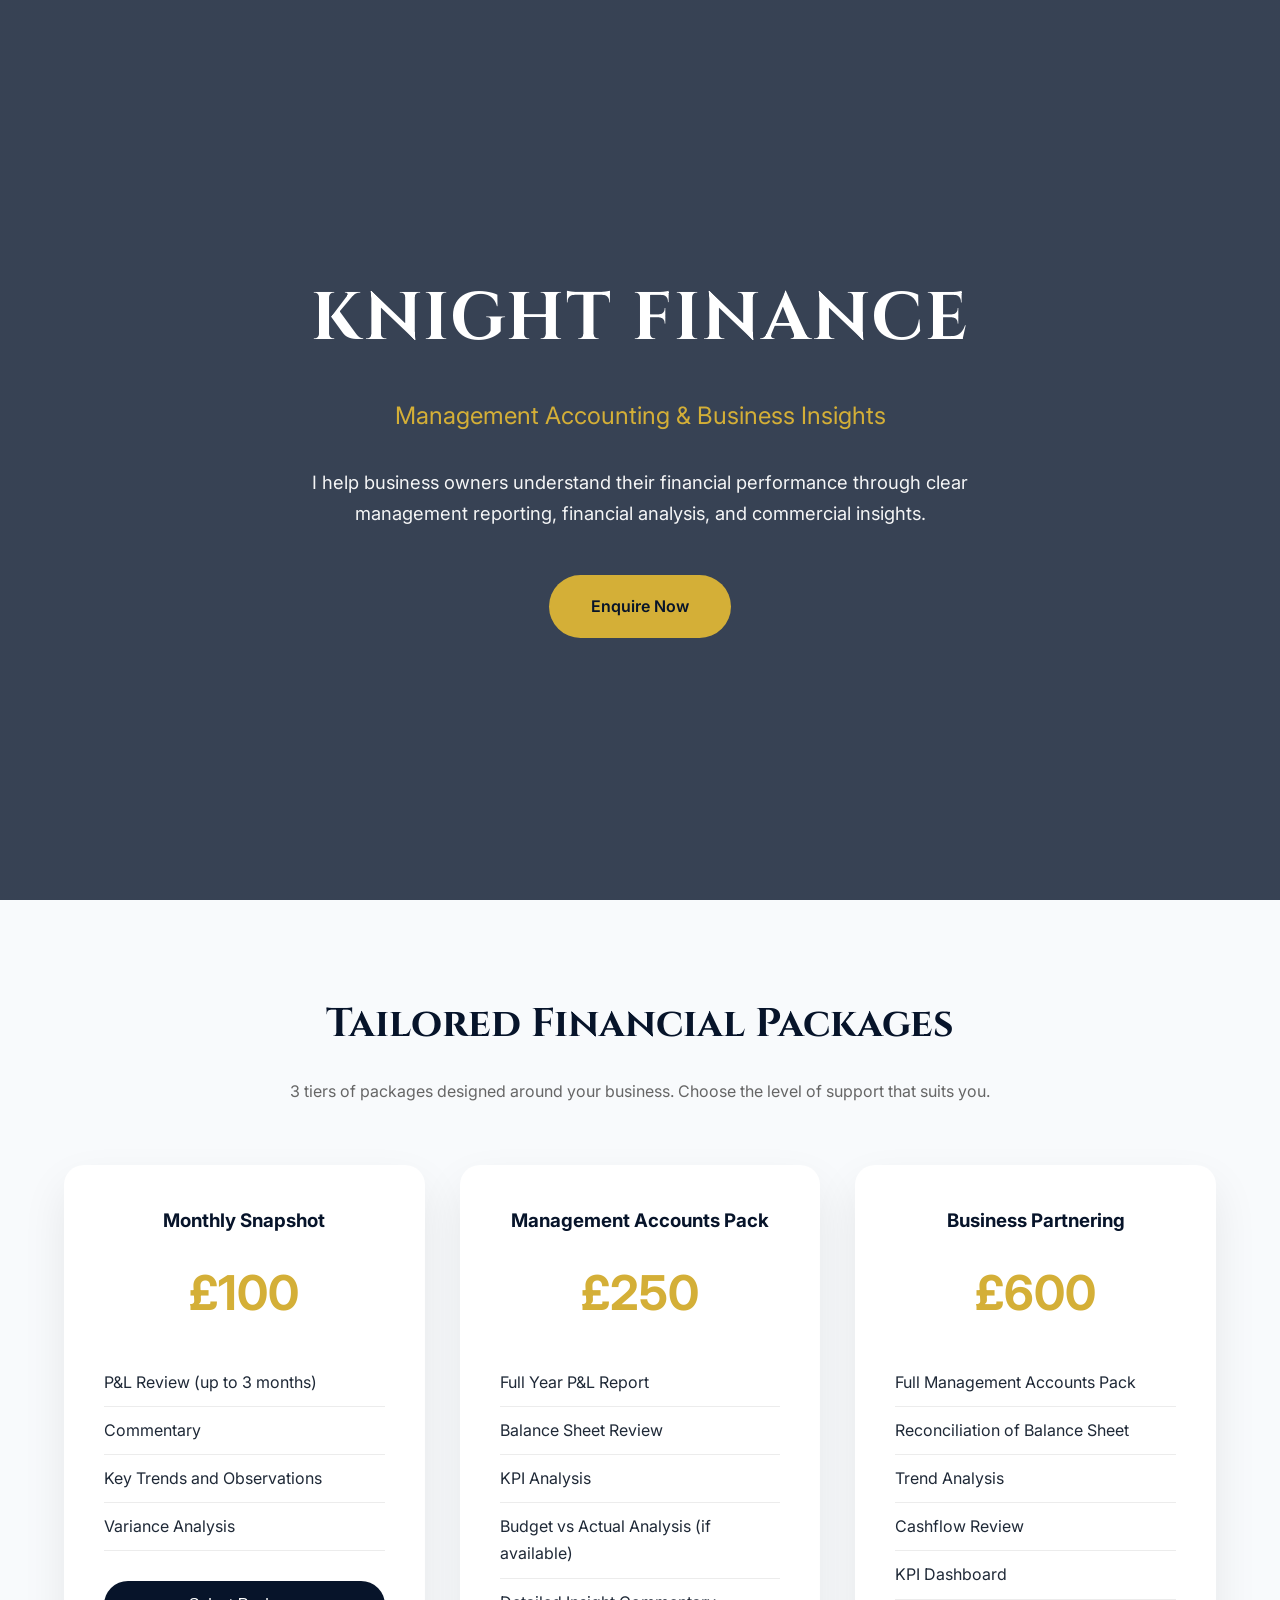
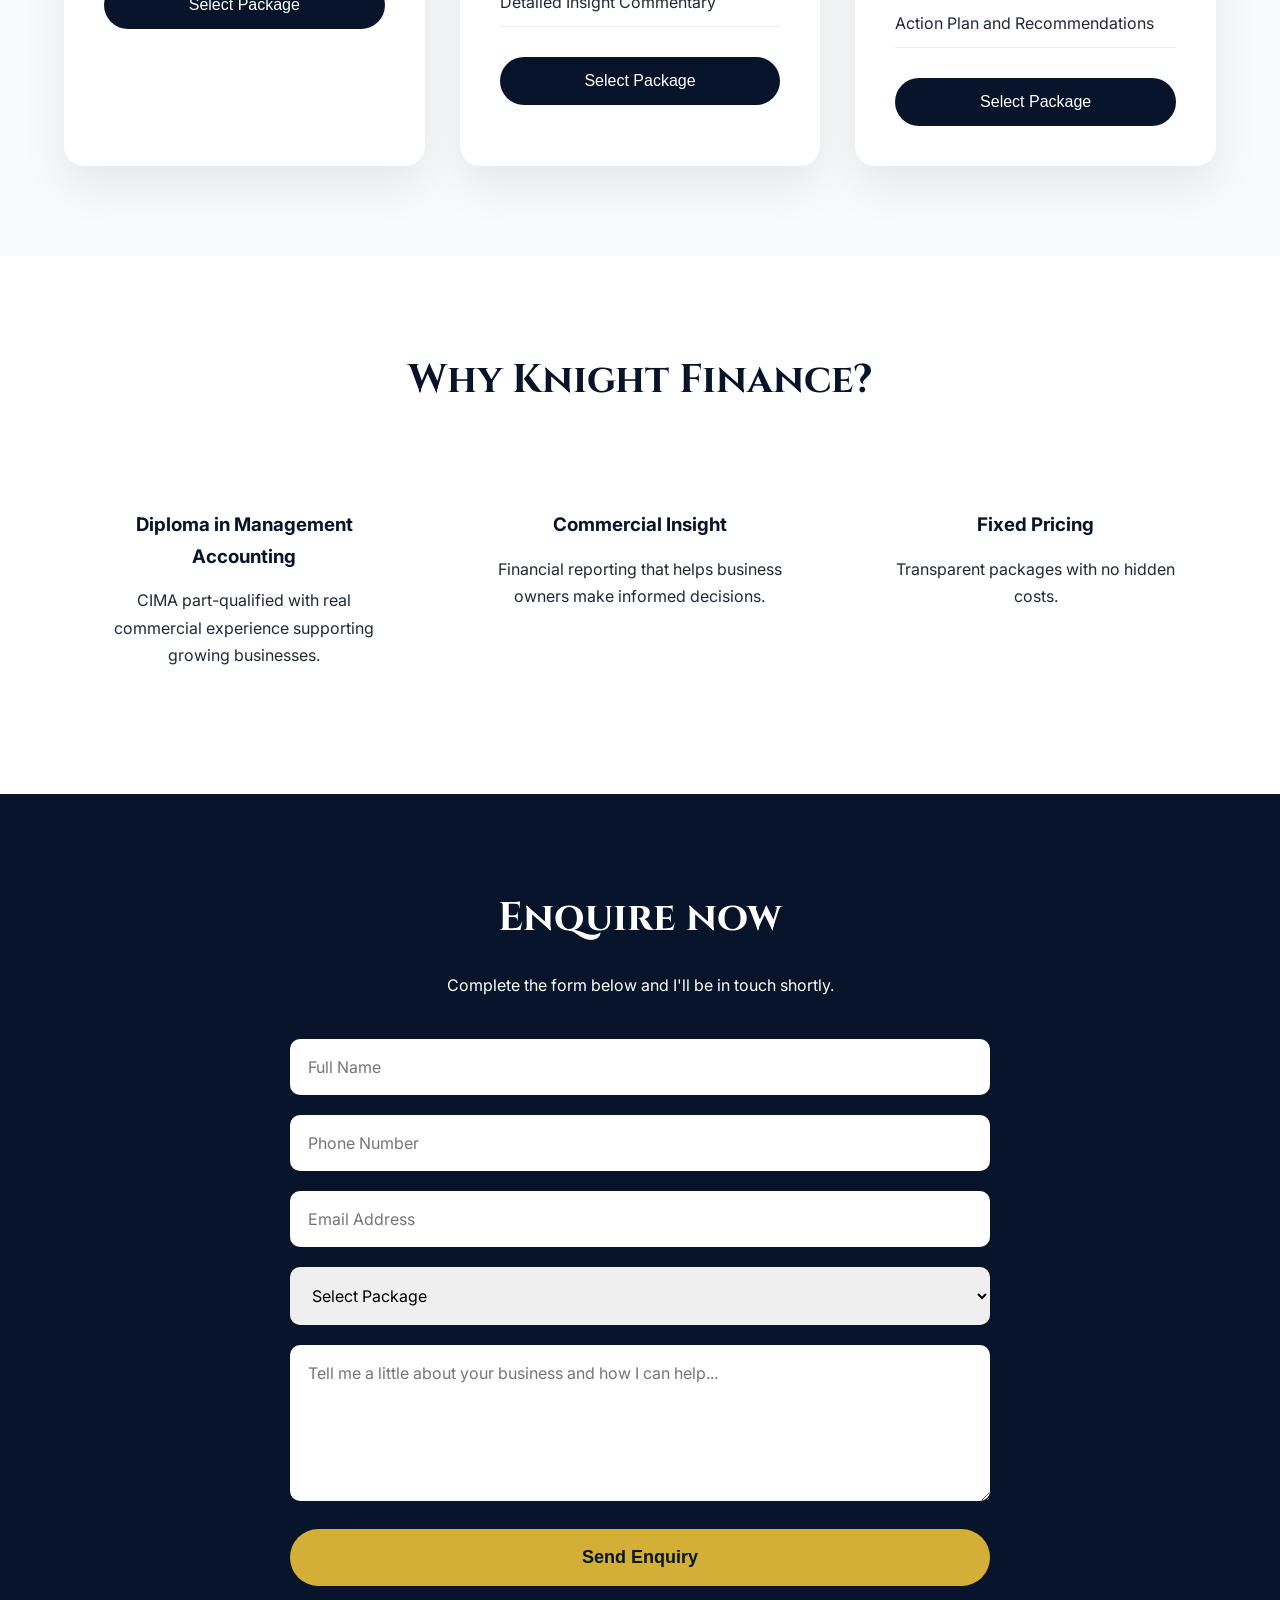
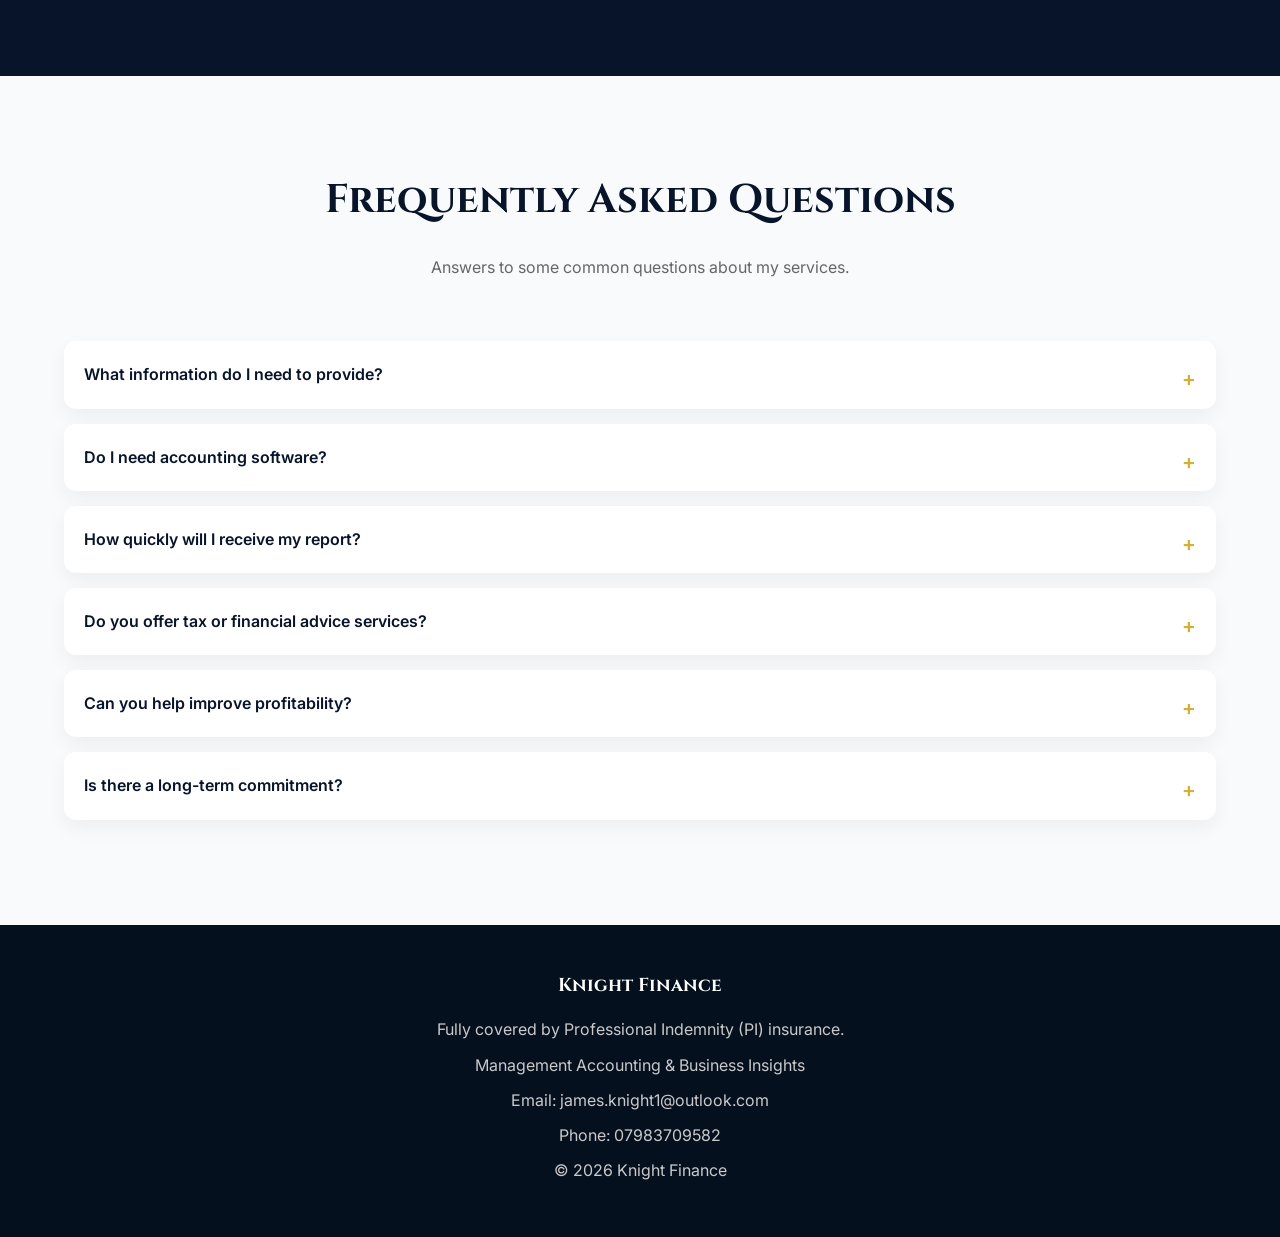
<file: index.html>
<!DOCTYPE html>
<html lang="en">
<head>

    <meta charset="UTF-8">
    <meta name="viewport" content="width=device-width, initial-scale=1.0">

    <title>Knight Financial Performance | Management Accounting & Business Insights</title>

    <meta name="description" content="Commercial accounting, management accounts and business partnering services for SMEs and sole traders.">

    <link rel="stylesheet" href="style.css">

    <!-- Google Fonts -->
    <link rel="preconnect" href="https://fonts.googleapis.com">
    <link rel="preconnect" href="https://fonts.gstatic.com" crossorigin>

    <link href="https://fonts.googleapis.com/css2?family=Cinzel:wght@400;500;600;700&family=Playfair+Display:wght@500;600;700&family=Inter:wght@300;400;500;600&display=swap" rel="stylesheet">


</head>

<body>

<!-- ================= HERO ================= -->

<header class="hero">

    <div class="hero-overlay">

        <div class="container">

            <h1>KNIGHT FINANCE</h1>

            <p class="tagline">
                Management Accounting & Business Insights
            </p>

            <p class="intro">

                I help business owners understand their financial performance through clear management reporting, financial analysis, and commercial insights.

            </p>

            <a href="#contact" class="hero-button">
                Enquire Now
            </a>

        </div>

    </div>

</header>

<!-- ================= SERVICES ================= -->

<section class="services">

    <div class="container">

        <h2>Tailored Financial Packages</h2>

        <p class="section-text">

            3 tiers of packages designed around your business.

            Choose the level of support that suits you.

        </p>

        <div class="cards">

            <!-- CARD 1 -->

            <div class="card">

                <h3>Monthly Snapshot</h3>

                <div class="price">£100</div>

                <ul>

                    <li>P&L Review (up to 3 months)</li>
                    <li>Commentary</li>
                    <li>Key Trends and Observations</li>
                    <li>Variance Analysis</li>
                  
                </ul>

                <button onclick="selectPackage('Monthly Snapshot')">
                    Select Package
                </button>

            </div>

            <!-- CARD 2 -->

            <div class="card">

                <h3>Management Accounts Pack</h3>

                <div class="price">£250</div>

                <ul>

                    <li>Full Year P&L Report</li>
                    <li>Balance Sheet Review</li>
                    <li>KPI Analysis</li>
                    <li>Budget vs Actual Analysis (if available)</li>
                    <li>Detailed Insight Commentary</li>

                </ul>

                <button onclick="selectPackage('Management Accounts Pack')">
                    Select Package
                </button>

            </div>

            <!-- CARD 3 -->

            <div class="card">

                <h3>Business Partnering</h3>

                <div class="price">£600</div>

                <ul>

                    <li>Full Management Accounts Pack</li>
                    <li>Reconciliation of Balance Sheet</li>
                    <li>Trend Analysis</li>
                    <li>Cashflow Review</li>
                    <li>KPI Dashboard</li>
		    <li>Action Plan and Recommendations</li>
                   
                </ul>

                <button onclick="selectPackage('Business Partnering')">
                    Select Package
                </button>

            </div>

        </div>

    </div>

</section>

<!-- ================= ABOUT ================= -->

<section class="about">

    <div class="container">

        <h2>Why Knight Finance?</h2>

        <div class="features">

            <div class="feature">

                <h3>Diploma in Management Accounting</h3>

                <p>
                    CIMA part-qualified with real commercial experience supporting growing businesses.
                </p>

            </div>

            <div class="feature">

                <h3>Commercial Insight</h3>

                <p>
                    Financial reporting that helps business owners make informed decisions.
                </p>

            </div>

            <div class="feature">

                <h3>Fixed Pricing</h3>

                <p>
                    Transparent packages with no hidden costs.
                </p>

            </div>

        </div>

    </div>

</section>

<!-- ================= CONTACT ================= -->

<section id="contact" class="contact">

    <div class="container">

        <h2>Enquire now</h2>

        <p>
            Complete the form below and I'll be in touch shortly.
        </p>

       <form
    action="https://api.web3forms.com/submit"
    method="POST">

    <!-- Web3Forms Access Key -->
    <input
        type="hidden"
        name="access_key"
        value="9df2be06-7545-44ce-b2ca-515fc79d95dc">

    <!-- Email Subject -->
    <input
        type="hidden"
        name="subject"
        value="New Knight Finance Enquiry">

    <!-- Honeypot Spam Protection -->
    <input
        type="checkbox"
        name="botcheck"
        style="display: none;">

    <input
        type="text"
        name="Name"
        placeholder="Full Name"
        required>

    <input
        type="tel"
        name="Phone"
        placeholder="Phone Number"
        required>

    <input
        type="email"
        name="Email"
        placeholder="Email Address"
        required>

    <select
        id="package"
        name="Package"
        required>

        <option value="">Select Package</option>
        <option value="Monthly Snapshot">Monthly Snapshot</option>
        <option value="Management Accounts Pack">Management Accounts Pack</option>
        <option value="Business Partnering">Business Partnering</option>

    </select>

    <textarea
        name="Comments"
        rows="6"
        placeholder="Tell me a little about your business and how I can help..."
        required></textarea>

    <button type="submit">
        Send Enquiry
    </button>

</form>

    </div>

</section>

<!-- ================= FAQ ================= -->

<section class="faq">

    <div class="container">

        <h2>Frequently Asked Questions</h2>

        <p class="section-text">
            Answers to some common questions about my services.
        </p>

        <details class="faq-item">
            <summary>What information do I need to provide?</summary>
            <p>
                Typically, I’ll require your profit and loss report, balance sheet,
                and any supporting financial information available from your accounting software.
            </p>
        </details>

        <details class="faq-item">
            <summary>Do I need accounting software?</summary>
            <p>
                No. While reports from software such as Xero, QuickBooks, or Sage are helpful,
                I can work with spreadsheets and other financial records where appropriate.
            </p>
        </details>

        <details class="faq-item">
            <summary>How quickly will I receive my report?</summary>
            <p>
                Most reports are completed within 3–5 working days of receiving the required information.
                More detailed engagements may take longer depending on complexity.
            </p>
        </details>

        <details class="faq-item">
            <summary>Do you offer tax or financial advice services?</summary>
            <p>
                No. I purely provide you with a clear representation of your performance. I present my findings and identify areas of improvement.
            </p>
        </details>

        <details class="faq-item">
            <summary>Can you help improve profitability?</summary>
            <p>
                Yes. My analysis focuses on identifying trends, cost drivers,
                performance issues, and opportunities to improve financial results.
            </p>
        </details>

        <details class="faq-item">
            <summary>Is there a long-term commitment?</summary>
            <p>
                No. You can purchase a one-off package or discuss ongoing support depending on your business needs.
            </p>
        </details>

    </div>

</section>

<!-- ================= FOOTER ================= -->

<footer>

    <div class="container">

        <h3>Knight Finance</h3>

		<p class="footer-insurance">
            Fully covered by Professional Indemnity (PI) insurance.
        </p>

        <p>Management Accounting & Business Insights</p>

        <p>

            Email:
            james.knight1@outlook.com

        </p>

        <p>

            Phone:
            07983709582

        </p>

        <p>

            © 2026 Knight Finance

        </p>

    </div>

</footer>

<script src="script.js"></script>

</body>

</html>
</file>
<file: style.css>
/* ===========================
   KNIGHT FINANCE
=========================== */

*{
    margin:0;
    padding:0;
    box-sizing:border-box;
}

html{
    scroll-behavior:smooth;
}

body{

    font-family:'Inter',sans-serif;
    color:#1f2937;
    background:#f8fafc;
    line-height:1.7;

}

.container{

    width:90%;
    max-width:1200px;
    margin:auto;

}

/* ===========================
   HERO
=========================== */

.hero{

    height:100vh;

    background:
        linear-gradient(rgba(7,20,42,.80),rgba(7,20,42,.80)),
        url("https://images.unsplash.com/photo-1554224155-6726b3ff858f?auto=format&fit=crop&w=1800&q=80");

    background-size:cover;
    background-position:center;

    display:flex;
    align-items:center;
    justify-content:center;

    text-align:center;

    color:white;

}

.hero-overlay{

    width:100%;

}

.hero h1{

    font-family:'Cinzel',serif;

    font-size:4.2rem;

    margin-bottom:20px;

    letter-spacing:2px;

}

.tagline{

    font-size:1.5rem;

    color:#d4af37;

    margin-bottom:30px;

}

.intro{

    max-width:760px;

    margin:auto;

    font-size:1.15rem;

    margin-bottom:45px;

    opacity:.95;

}

.hero-button{

    display:inline-block;

    padding:18px 42px;

    text-decoration:none;

    background:#d4af37;

    color:#07142a;

    font-weight:600;

    border-radius:50px;

    transition:.3s;

}

.hero-button:hover{

    transform:translateY(-4px);

    background:white;

}

/* ===========================
   SECTIONS
=========================== */

section{

    padding:90px 0;

}

section h2{

    text-align:center;

    font-family:'Cinzel',serif;

    font-size:2.5rem;

    color:#07142a;

    margin-bottom:20px;

}

.section-text{

    max-width:700px;

    margin:auto;

    text-align:center;

    margin-bottom:60px;

    color:#666;

}

/* ===========================
   CARDS
=========================== */

.cards{

    display:grid;

    grid-template-columns:repeat(auto-fit,minmax(300px,1fr));

    gap:35px;

}

.card{

    background:white;

    padding:40px;

    border-radius:20px;

    box-shadow:0 20px 45px rgba(0,0,0,.08);

    transition:.35s;

}

.card:hover{

    transform:translateY(-10px);

}

.card h3{

    text-align:center;

    margin-bottom:15px;

    color:#07142a;

}

.price{

    text-align:center;

    color:#d4af37;

    font-size:3rem;

    font-weight:bold;

    margin-bottom:25px;

}

.card ul{

    list-style:none;

}

.card li{

    padding:10px 0;

    border-bottom:1px solid #ececec;

}

.card button{

    width:100%;

    margin-top:30px;

    padding:15px;

    border:none;

    border-radius:50px;

    cursor:pointer;

    background:#07142a;

    color:white;

    font-size:16px;

    transition:.3s;

}

.card button:hover{

    background:#d4af37;

    color:#07142a;

}

/* ===========================
   ABOUT
=========================== */

.about{

    background:white;

}

.features{

    display:grid;

    grid-template-columns:repeat(auto-fit,minmax(250px,1fr));

    gap:35px;

    margin-top:60px;

}

.feature{

    text-align:center;

    padding:35px;

}

.feature h3{

    color:#07142a;

    margin-bottom:15px;

}

/* ===========================
   CONTACT
=========================== */

.contact{

    background:#07142a;

    color:white;

}

.contact h2{

    color:white;

}

.contact p{

    text-align:center;

    margin-bottom:40px;

}

form{

    max-width:700px;

    margin:auto;

}

input,
select,
textarea{

    width:100%;

    padding:18px;

    margin-bottom:20px;

    border:none;

    border-radius:10px;

    font-size:16px;

    font-family:inherit;

}

textarea{

    resize:vertical;

}

form button{

    width:100%;

    padding:18px;

    background:#d4af37;

    color:#07142a;

    border:none;

    border-radius:50px;

    cursor:pointer;

    font-size:18px;

    font-weight:600;

    transition:.3s;

}

form button:hover{

    background:white;

}

/* ===========================
   FOOTER
=========================== */

footer{

    background:#05101f;

    color:white;

    text-align:center;

    padding:45px 20px;

}

footer h3{

    font-family:'Cinzel',serif;

    margin-bottom:15px;

}

footer p{

    margin:8px 0;

    color:#c9c9c9;

}

/* ===========================
   ANIMATIONS
=========================== */
.card,
.feature {
    opacity: 0;
    transform: translateY(30px);
    transition: all 0.6s ease;
}

.card.visible,
.feature.visible {
    opacity: 1;
    transform: translateY(0);
}

.card,
.feature{

    animation:fadeUp .8s ease;

}

@keyframes fadeUp{

    from{

        opacity:0;

        transform:translateY(35px);

    }

    to{

        opacity:1;

        transform:translateY(0);

    }

}

/* ===========================
   FAQ
=========================== */

.faq {
    background: #f8fafc;
}

.faq-item {
    background: white;
    border-radius: 12px;
    padding: 20px;
    margin-bottom: 15px;
    box-shadow: 0 8px 20px rgba(0,0,0,.05);
    transition: all .3s ease;
}

.faq-item:hover {
    transform: translateY(-2px);
    box-shadow: 0 12px 25px rgba(0,0,0,.08);
}

.faq-item summary {
    cursor: pointer;
    font-weight: 600;
    color: #07142a;
    list-style: none;
}

.faq-item summary::-webkit-details-marker {
    display: none;
}

.faq-item summary::after {
    content: "+";
    float: right;
    font-size: 1.3rem;
    color: #d4af37;
}

.faq-item[open] summary::after {
    content: "−";
}

.faq-item p {
    margin-top: 15px;
    color: #666;
}

/* ===========================
   RESPONSIVE
=========================== */

@media(max-width:768px){

.hero{

    height:auto;

    padding:120px 0;

}

.hero h1{

    font-size:2.8rem;

}

.tagline{

    font-size:1.2rem;

}

.intro{

    font-size:1rem;

}

section{

    padding:70px 0;

}

section h2{

    font-size:2rem;

}

.cards{

    grid-template-columns:1fr;

}

.features{

    grid-template-columns:1fr;

}

}
</file>
